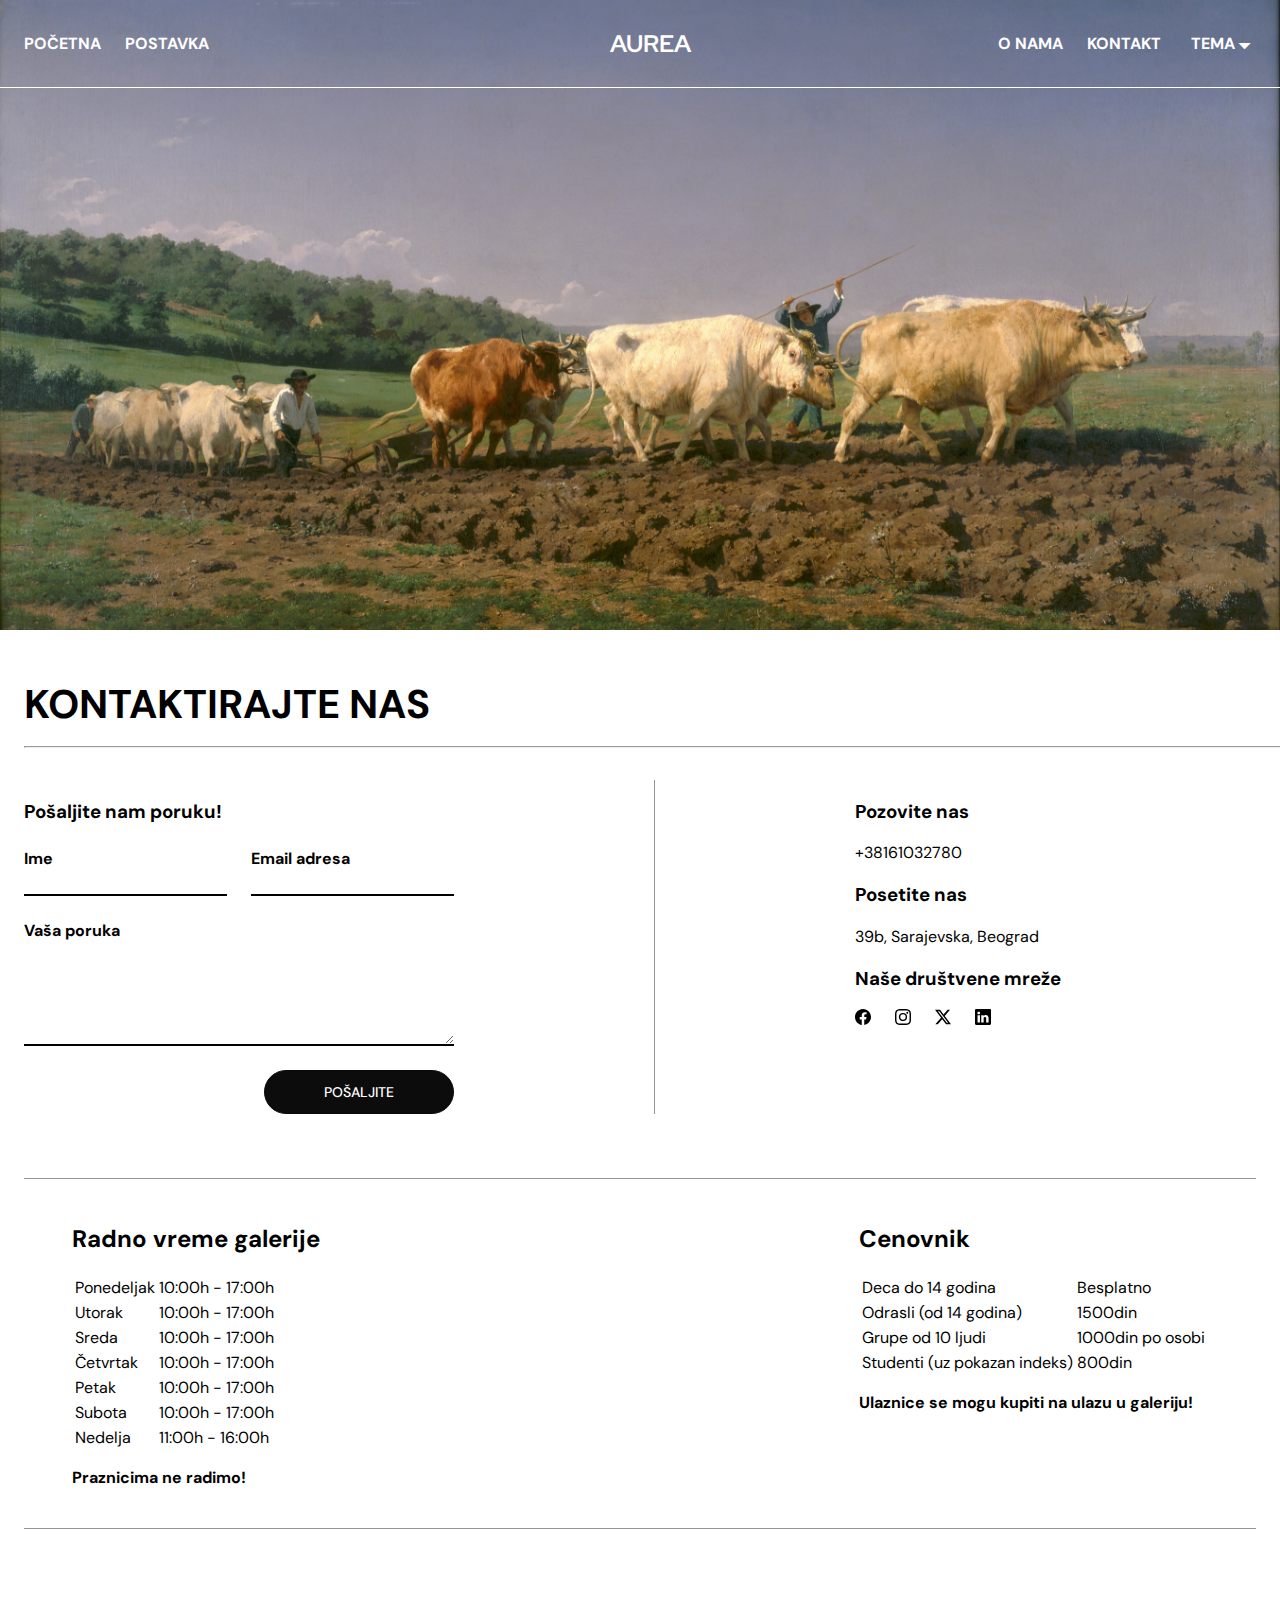
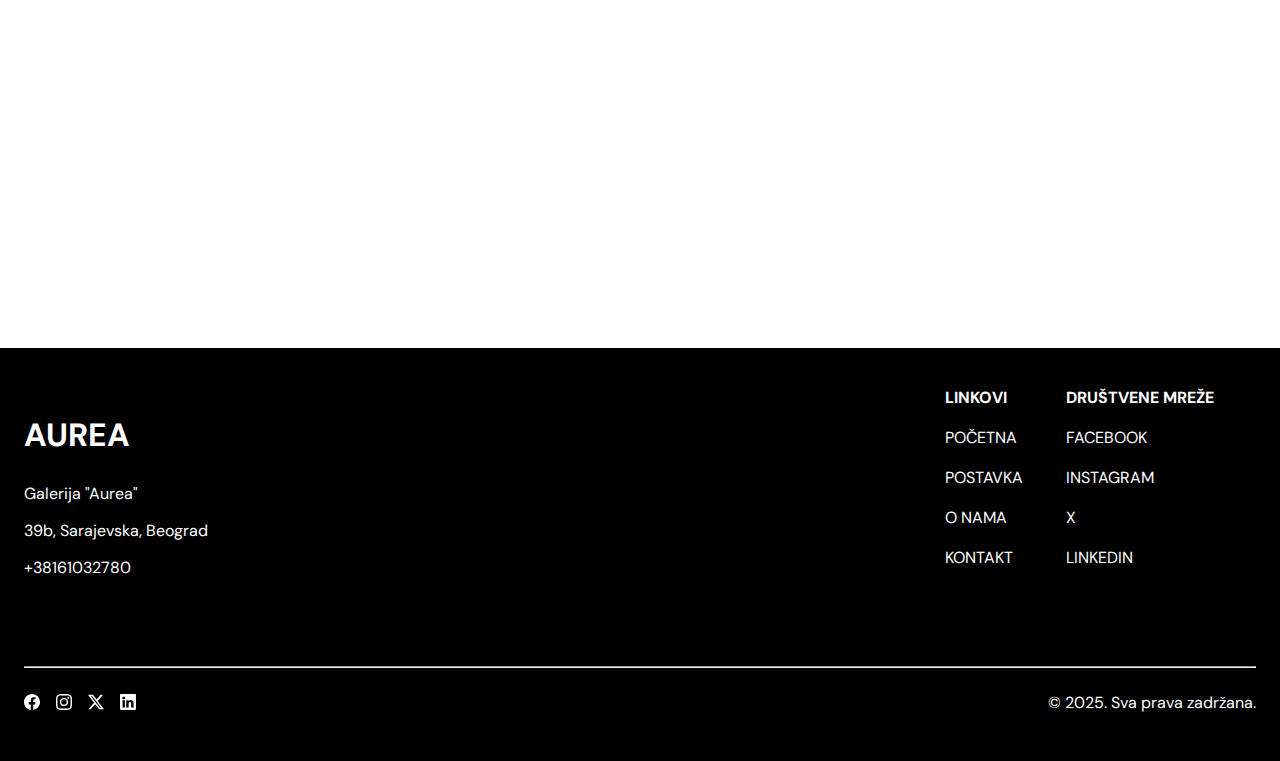
<file: kod/obavezan deo/html/kontakt.html>
<!DOCTYPE html>
<html lang="eng">
    <head>
        <meta charset="UTF-8">
        <meta name="viewport" content="width=device-width, initial-scale=1">
        <title>Aurea Galerija - Kontakt</title>
        <link rel="stylesheet" href="/kod/obavezan deo/css/kontakt.css">
        <link rel="stylesheet" href="/kod/obavezan deo/css/navigacija.css">
        <link rel="stylesheet" href="/kod/obavezan deo/css/podnozje.css">
        <link rel="stylesheet" href="/kod/obavezan deo/css/tamna-tema.css">
        <link rel="icon" type="image/x-icon" href="/ikonice/favicon.png">

        <meta name="description" content="Kontaktirajte galeriju Aurea i saznajte važne informacije o radnom vremenu, cenama ulaznica i drugo."/>
        <meta name="keywords" content="galerija, kontakt, radno vreme, ulaznice, cene, adresa, broj telefona"/>

        <meta name="author" content="Galerija Aurea"/>
        <meta name="robots" content="index,follow"/>

        <meta property="og:title" content="Kontaktirajte nas - Galerija Aurea"/>
        <meta property="og:description" content="Kontaktirajte galeriju Aurea."/>
        <meta property="og:type" content="website"/>
        <meta property="og:url" content="https://www.galerija-aurea.rs"/>
        
        <meta name="twitter:card" content="summary_large_image">
        <meta name="twitter:title" content="Kontaktirajte nas - Galerija Aurea">
        <meta name="twitter:description" content="Kontaktirajte galeriju Aurea.">
        
        <link rel="canonical" href="https://www.galerija-aurea.rs">
    </head>
    <body>
        <!-- Zaglavlje i navigacija -->
         <header>
            <nav id="navigacija"></nav>

            <section class="zaglavlje-kontejner">
                <img src="/slike/kontakt slika.jpg">
            </section>
            <div class="zaglavlje-naslov">
                <h2>KONTAKTIRAJTE NAS</h2>
                <hr>
            </div>
        </header>
        <main>
            <!--Forma i informacije-->
            <section class="kontakt-sekcija">
                <div class="kontakt-leva">
                    <h3>Pošaljite nam poruku!</h3>
                    <form id="kontakt-forma">
                        <div class="forma-gornja">
                            <div class="ime-input">
                                <label for="ime">Ime</label>
                                <input type="text" id="ime" name="ime" required>
                            </div>
                            <div class="email-input">
                                <label for="kontakt-email">Email adresa</label>
                                <input type="email" id="kontakt-email" required>
                            </div>
                            
                        </div>
                        <div class="forma-donja">
                            <label for="poruka">Vaša poruka</label>
                            <textarea id="poruka" name="poruka" rows="5" cols="50"></textarea>
                            <button type="submit" class="posaljite-poruku">POŠALJITE</button>
                        </div>

                    </form>
                </div>
                <div class="kontakt-desna">
                    <div class="pozovite-nas">
                        <h3>Pozovite nas</h3>
                        <a href="#">+38161032780</a>
                    </div>
                    <div class="posetite-nas">
                        <h3>Posetite nas</h3>
                        <p>39b, Sarajevska, Beograd</p>
                    </div>
                    <div class="drustvene-mreze">
                        <h3>Naše društvene mreže</h3>
                        <div class="drustvene-mreze-ikonice">
                            <img src="/ikonice/facebook-dark.svg" alt="Facebook" title="Facebook">
                            <img src="/ikonice/instagram-dark.svg" alt="Instagram" title="Instagram">
                            <img src="/ikonice/twitter-x-dark.svg" alt="X" title="X">
                            <img src="/ikonice/linkedin-dark.svg" alt="LinkedIn" title="LinkedIn">
                        </div>
                    </div>
                </div>
            </section>

            <!--Radno vreme i cenovnik-->
            <section class="radno-vreme-i-cenovnik">
                <div class="radno-vreme-sekcija">
                    <h2>Radno vreme galerije</h2>
                    <table>
                        <tbody>
                            <tr>
                                <td>Ponedeljak</td>
                                <td>10:00h - 17:00h</td>
                            </tr>
                            <tr>
                                <td>Utorak</td>
                                <td>10:00h - 17:00h</td>
                            </tr>
                            <tr>
                                <td>Sreda</td>
                                <td>10:00h - 17:00h</td>
                            </tr>
                            <tr>
                                <td>Četvrtak</td>
                                <td>10:00h - 17:00h</td>
                            </tr>
                            <tr>
                                <td>Petak</td>
                                <td>10:00h - 17:00h</td>
                            </tr>
                            <tr>
                                <td>Subota</td>
                                <td>10:00h - 17:00h</td>
                            </tr>
                            <tr>
                                <td>Nedelja</td>
                                <td>11:00h - 16:00h</td>
                            </tr>
                        </tbody>
                    </table>
                    <p><b>Praznicima ne radimo!</b></p>
                </div>
                <div class="cenovnik sekcija">
                    <h2>Cenovnik</h2>
                    <table>
                        <tbody>
                            <tr>
                                <td>Deca do 14 godina
                                </td>
                                <td>Besplatno</td>
                            </tr>
                            <tr>
                                <td>Odrasli (od 14 godina)</td>
                                <td>1500din</td>
                            </tr>
                            <tr>
                                <td>Grupe od 10 ljudi</td>
                                <td>1000din po osobi</td>
                            </tr>
                            <tr>
                                <td>Studenti (uz pokazan indeks)</td>
                                <td>800din</td>
                            </tr>
                        </tbody>
                    </table>
                    <p><b>Ulaznice se mogu kupiti na ulazu u galeriju!</b></p>
                </div>
            </section>

            <!--Mapa-->
            <section class="mapa">
                <iframe src="https://www.google.com/maps/embed?pb=!1m18!1m12!1m3!1d2830.915692181125!2d20.452459074816694!3d44.802906777319784!2m3!1f0!2f0!3f0!3m2!1i1024!2i768!4f13.1!3m3!1m2!1s0x475a7006e4115597%3A0x18b53e95c0421a78!2z0KHQsNGA0LDRmNC10LLRgdC60LAgMzliLCDQkdC10L7Qs9GA0LDQtCAxMTAwMA!5e0!3m2!1ssr!2srs!4v1767632390443!5m2!1ssr!2srs" width="100%" height="350" style="border:0;" allowfullscreen="" loading="lazy" referrerpolicy="no-referrer-when-downgrade"></iframe>
            </section>
        </main>

        <footer id="podnozje"></footer>
        
    </body>
    <script src="/kod/opcioni deo/kolacici.js"></script>
    <script src="/kod/obavezan deo/js/navigacija-podnozje-newsletter.js" defer></script>
</html>
</file>
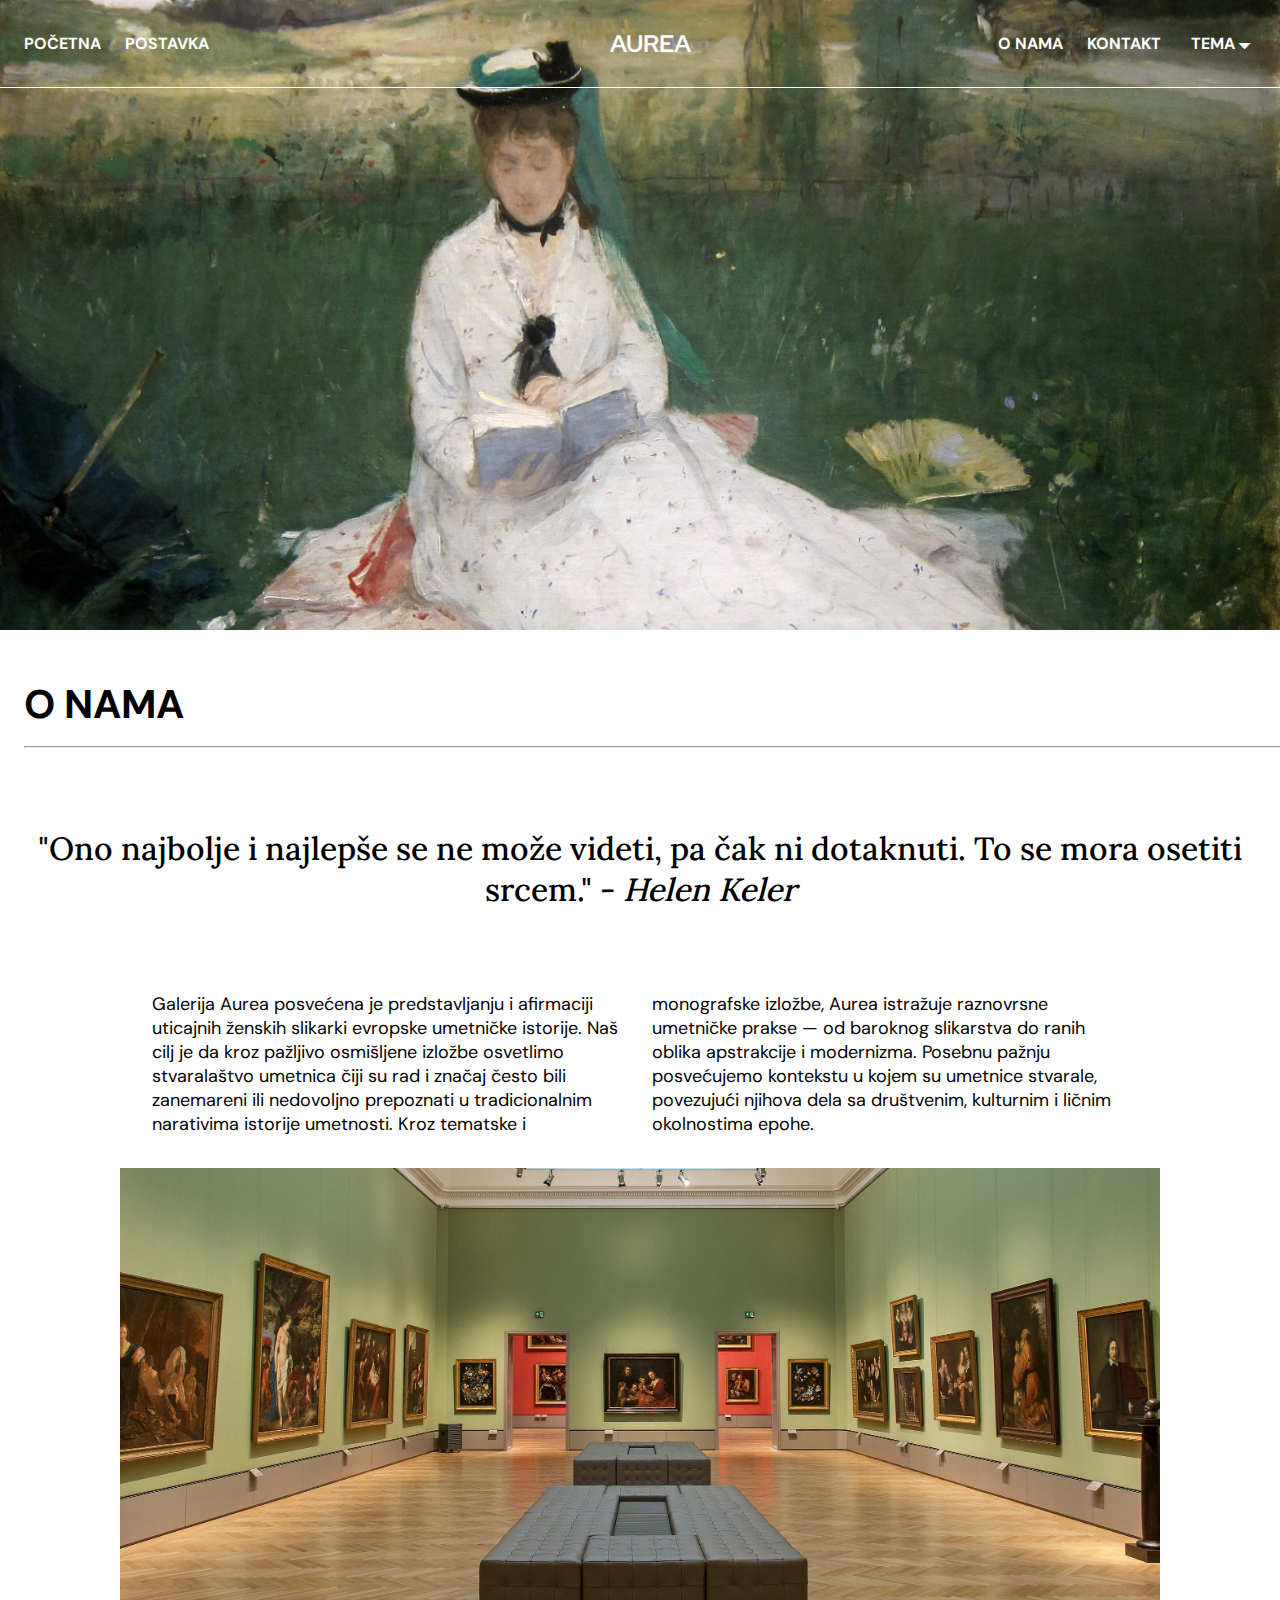
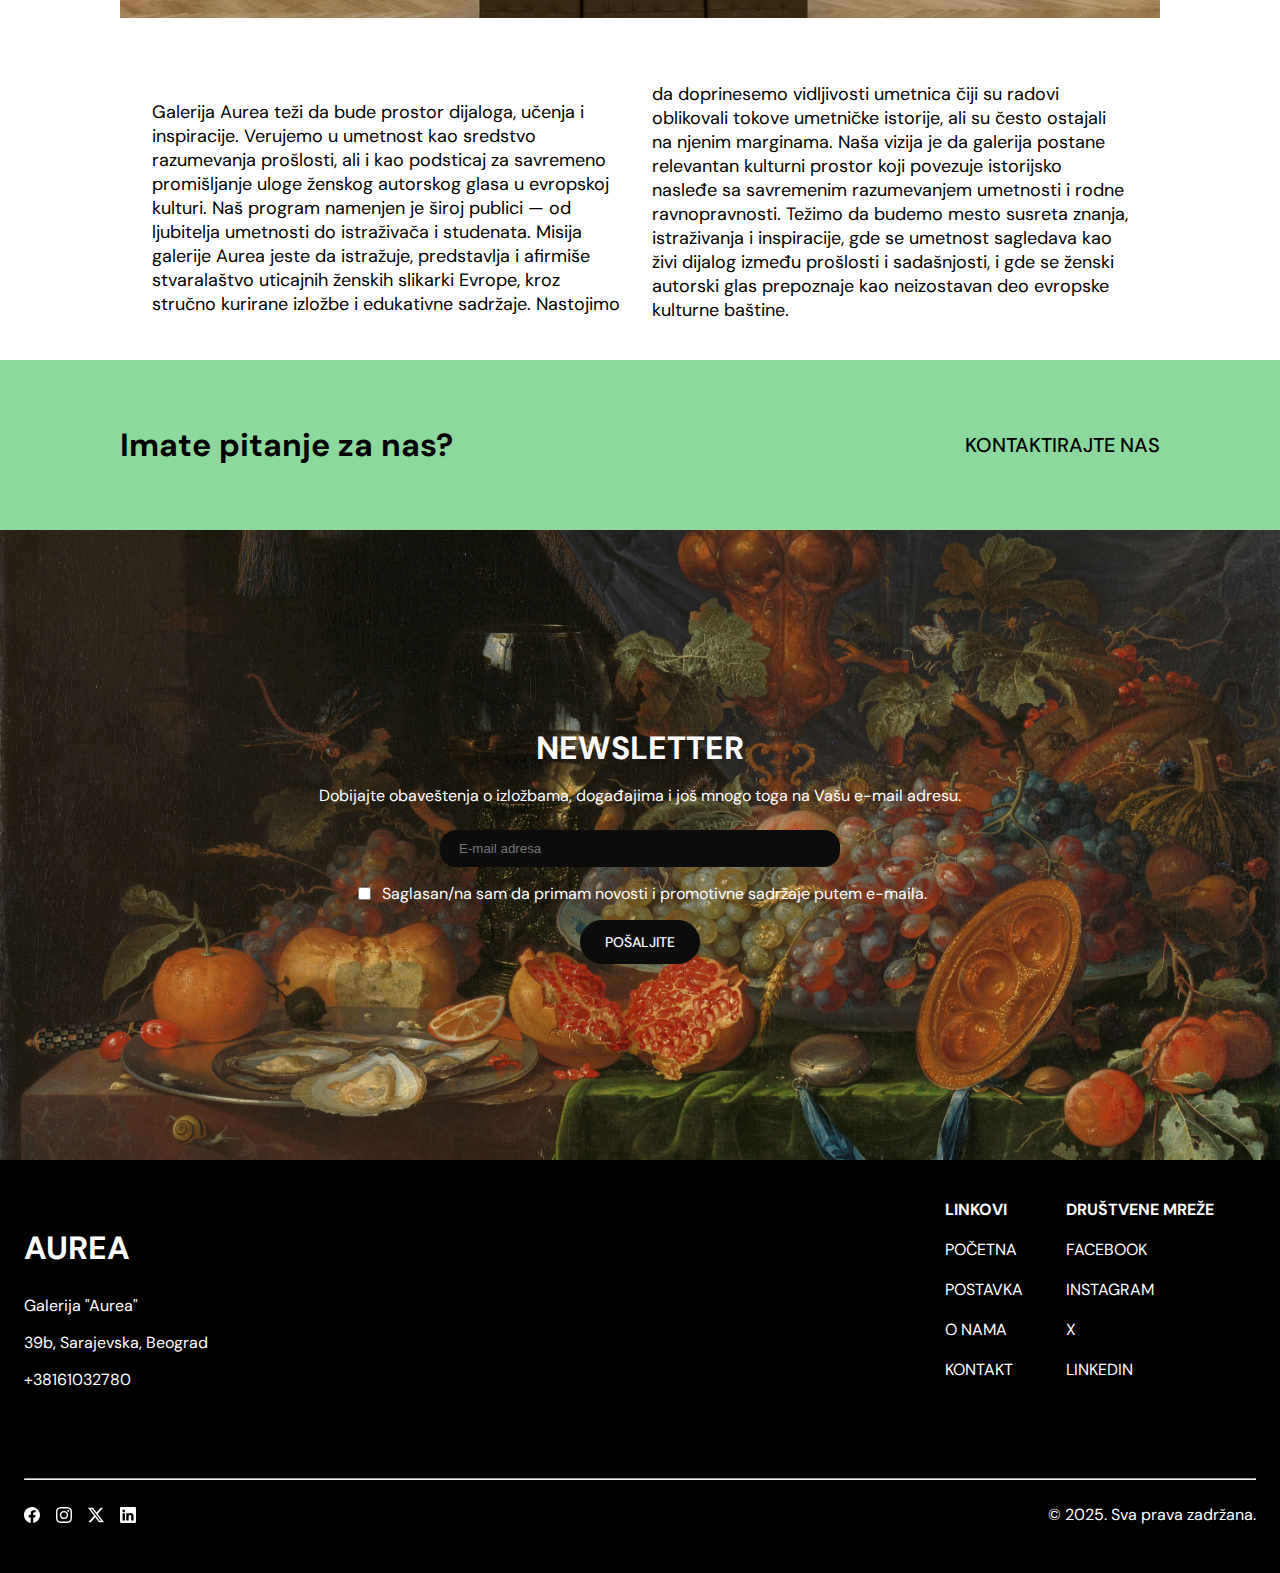
<file: kod/obavezan deo/html/o nama.html>
<!DOCTYPE html>
<html lang="eng">
    <head>
        <meta charset="UTF-8">
        <meta name="viewport" content="width=device-width, initial-scale=1">
        <title>Aurea Galerija - O Nama</title>
        <link rel="stylesheet" href="/kod/obavezan deo/css/o nama.css">
        <link rel="stylesheet" href="/kod/obavezan deo/css/navigacija.css">
        <link rel="stylesheet" href="/kod/obavezan deo/css/podnozje.css">
        <link rel="stylesheet" href="/kod/obavezan deo/css/newsletter.css">
        <link rel="stylesheet" href="/kod/obavezan deo/css/tamna-tema.css">
        <link rel="icon" type="image/x-icon" href="/ikonice/favicon.png">

        <meta name="description" content="Saznajte više o načinu rada galerije Aurea i za šta se zalaže. "/>
        <meta name="keywords" content="galerija, o nama, cilj, svrha rada, informacije"/>

        <meta name="author" content="Galerija Aurea"/>
        <meta name="robots" content="index,follow"/>

        <meta property="og:title" content="O Nama - Galerija Aurea"/>
        <meta property="og:description" content="Saznajte više o načinu rada galerije Aurea."/>
        <meta property="og:type" content="website"/>
        <meta property="og:url" content="https://www.galerija-aurea.rs"/>
        
        <meta name="twitter:card" content="summary_large_image">
        <meta name="twitter:title" content="O Nama - Galerija Aurea">
        <meta name="twitter:description" content="Saznajte više o načinu rada galerije Aurea.">
        
        <link rel="canonical" href="https://www.galerija-aurea.rs">
    </head>
    <body>
        <!-- Zaglavlje i navigacija -->
         <header>
           <nav id="navigacija"></nav>

            <section class="zaglavlje-kontejner">
                <img src="/slike/kontakt pozadina.jpg">
            </section>
            <div class="zaglavlje-naslov">
                <h2>O NAMA</h2>
                <hr>
            </div>
        </header>
        <main>
            <!--Tekst-->
            <div class="citat">
                <p>"Ono najbolje i najlepše se ne može videti, pa čak ni dotaknuti. To se mora osetiti
                    srcem." - <i>Helen Keler</i>
                </p>
            </div>
            <article class="o-nama-tekst-gornji">
                <p>Galerija Aurea posvećena je predstavljanju i afirmaciji uticajnih ženskih slikarki 
                evropske umetničke istorije. Naš cilj je da kroz pažljivo osmišljene izložbe osvetlimo 
                stvaralaštvo umetnica čiji su rad i značaj često bili zanemareni ili nedovoljno 
                prepoznati u tradicionalnim narativima istorije umetnosti.

                Kroz tematske i monografske izložbe, Aurea istražuje raznovrsne umetničke prakse — 
                od baroknog slikarstva do ranih oblika apstrakcije i modernizma. Posebnu pažnju 
                posvećujemo kontekstu u kojem su umetnice stvarale, povezujući njihova dela sa 
                društvenim, kulturnim i ličnim okolnostima epohe.

                </p>
            </article>
            <div class="o-nama-slika">
                <img src="/slike/o nama slika.jpg" alt="Slika muzeja">
            </div>

            <article class="o-nama-tekst-donji">
                <p>Galerija Aurea teži da bude prostor dijaloga, učenja i inspiracije. Verujemo u 
                umetnost kao sredstvo razumevanja prošlosti, ali i kao podsticaj za savremeno 
                promišljanje uloge ženskog autorskog glasa u evropskoj kulturi. Naš program namenjen 
                je široj publici — od ljubitelja umetnosti do istraživača i studenata.
            
                Misija galerije Aurea jeste da istražuje, predstavlja i afirmiše stvaralaštvo 
                uticajnih ženskih slikarki Evrope, kroz stručno kurirane izložbe i edukativne 
                sadržaje. Nastojimo da doprinesemo vidljivosti umetnica čiji su radovi oblikovali 
                tokove umetničke istorije, ali su često ostajali na njenim marginama.

                Naša vizija je da galerija postane relevantan kulturni prostor koji povezuje 
                istorijsko nasleđe sa savremenim razumevanjem umetnosti i rodne ravnopravnosti. 
                Težimo da budemo mesto susreta znanja, istraživanja i inspiracije, gde se umetnost 
                sagledava kao živi dijalog između prošlosti i sadašnjosti, i gde se ženski autorski 
                glas prepoznaje kao neizostavan deo evropske kulturne baštine.</p>
            </article>

            <!--Sekcija za pitanje-->
            <div class="pitanje-sekcija">
                <p>Imate pitanje za nas?</p>
                <a href="/kod/obavezan deo/html/kontakt.html">KONTAKTIRAJTE NAS</a>
            </div>


            <section id="newsletter"></section>
        </main>

        <footer id="podnozje"></footer>  
    </body>
    <script src="/kod/opcioni deo/kolacici.js"></script>
    <script src="/kod/obavezan deo/js/navigacija-podnozje-newsletter.js" defer></script>
</html>
</file>
<file: kod/obavezan deo/css/kontakt.css>
/* Dodavanje fontova */
@font-face {
    font-family: "DM Sans";
    src: url(/font/DM_Sans/static/DMSans-Regular.ttf) format("truetype");
    font-weight: 400;
}

@font-face {
    font-family: "DM Sans";
    src: url(/font/DM_Sans/static/DMSans-Bold.ttf) format("truetype");
    font-weight: 700;
}

@font-face {
    font-family: "DM Sans";
    src: url(/font/DM_Sans/static/DMSans-Medium.ttf) format("truetype");
    font-weight: 500;
}

@font-face {
    font-family: "Red Hat Display";
    src: url(/font/Red_Hat_Display/static/RedHatDisplay-Bold.ttf);
    font-weight: 700;
}

@font-face {
    font-family: "Lora";
    src: url(/font/Lora/static/Lora-Medium.ttf);
    font-weight: 500;
}

:root{
--font-boja-navigacija: white;    
--font-boja-svetla-tema: black;
--font-boja-tamna-tema: rgb(255, 255, 245);
--border-boja: black;
--dugme-hover-pozadina: black;
--dugme-hover-boja-font: white;
--posaljite-poruku-dugme-font-boja: white;
--posaljite-poruku-dugme-pozadina: rgb(12, 12, 12);
--posaljite-poruku-dugme-border: rgb(12, 12, 12);
--posaljite-poruku-dugme-hover-pozadina: black;
--kontakt-border-boja: rgba(0, 0, 0, 0.418);
--input-pozadina: white;
--input-tekst: black;
}

*{
    box-sizing: border-box;
}

body{
    padding: 0;
    margin: 0;
    overflow-x: hidden;
    font-family: "DM Sans";
}



.zaglavlje-kontejner{
    width: 100%;
    height: 70vh;
}

.zaglavlje-kontejner img{
    width: 100%;
    height: 100%;
    object-fit: cover;
    object-position: 100% 35%;
}

.zaglavlje-naslov h2{
    margin: 48px 24px 16px 24px;
    font-size: 40px;
}

.zaglavlje-naslov hr{
    margin: 0 24px;
    color: black;
    height: 1px;
}

/*Kontakt sekcija*/
.kontakt-sekcija{
    display: flex;
    flex-direction: row;
    justify-content: space-between;
    align-items: flex-start;
    margin: 32px 24px;
    
}

.kontakt-leva{
    flex: 1;
    padding-right: 200px;
    border-right: solid var(--kontakt-border-boja) 1px ;
}

.kontakt-desna{
    flex: 1;
    padding-left: 200px;
    
}

.pozovite-nas a{
    text-decoration: none;
    color: var(--font-boja-svetla-tema);
}

.drustvene-mreze-ikonice{
    display: flex;
    flex-direction: row;
    gap: 24px;
}

.drustvene-mreze-ikonice img:hover{
    cursor: pointer;
}

.forma-gornja{
    display: flex;
    flex-direction: row;
    gap: 24px;
    margin-top: 24px;
    margin-bottom: 24px;
}

.ime-input, .email-input{
    display: flex;
    flex-direction: column;
    gap: 8px;
}

.forma-donja{
    display: flex;
    flex-direction: column;
}

label{
    font-weight: 700;
}

input{
    border-top: none;
    border-left: none;
    border-right: none;
    border-bottom: solid 2px var(--border-boja);
    padding-right: 24px;
    background-color: var(--input-pozadina);
    color: var(--input-tekst);
}

input:focus{
    outline: none;
}

textarea{
    border-top: none;
    border-left: none;
    border-right: none;
    border-bottom: solid 2px var(--border-boja);
    margin-top: 24px;
    background-color: var(--input-pozadina);
    color: var(--input-tekst);
}

textarea:focus{
    outline: none;
}

.posaljite-poruku{
    font-family: "DM Sans";
    font-size: 14px;
    font-weight: 500;
    background-color: var(--posaljite-poruku-dugme-pozadina);
    color: var(--posaljite-poruku-dugme-font-boja);
    padding: 12px 24px;
    border-radius: 32px;
    border: solid var(--posaljite-poruku-dugme-border) 1px;
    cursor: pointer;
    margin-top: 24px;
    margin-left: 240px;
}

.posaljite-poruku:hover{
    background-color: var(--posaljite-poruku-dugme-hover-pozadina);
}

.radno-vreme-i-cenovnik{
    display: flex;
    flex-direction: row;
    justify-content: space-between;
    border-top: solid 1px var(--kontakt-border-boja);
    border-bottom: solid 1px var(--kontakt-border-boja);
    margin: 64px 24px 32px 24px;
    padding: 24px 48px;
}

.mapa{
    margin: 32px 24px;
}

iframe{
    filter: grayscale(100%);
}

@media only screen and (max-width: 600px) {
    .kontakt-sekcija {flex-direction: column-reverse;}
    .kontakt-desna {padding: 24px;
    margin-bottom: 48px;}
    .kontakt-leva {padding-right: 32px;
    border-right: none;}
    .radno-vreme-i-cenovnik {flex-direction: column;}

    
    
    
    
}

@media only screen and (min-width: 600px) and (max-width: 991px) {
    .kontakt-sekcija {flex-direction: column-reverse;}
    .kontakt-desna {padding: 24px;
    margin-bottom: 48px;}
    .kontakt-leva {padding-right: 32px;
    border-right: none;}
    .radno-vreme-i-cenovnik {flex-direction: column;}
    
}

@media only screen and (min-width: 991px) and (max-width: 1199px) {
    .kontakt-leva {padding-right: 60px;}
    .kontakt-desna {padding: 24px 60px;}
}
</file>
<file: kod/obavezan deo/css/navigacija.css>
/* Navigacija */
:root{
    --font-boja-navigacija: white; 
    --font-boja-svetla-tema: black;
}

.zakljucaj-skrol{
    overflow: hidden;
}

nav{
    position: absolute;
    z-index: 100;
    width: 100%;
    display: flex;
    flex: row;
    justify-content: space-between;
    align-items: center;
    padding: 8px 24px;
    color: var(--font-boja-navigacija);
    border-bottom: 1px solid var(--font-boja-navigacija);
}

.navigacija-leva{
    display: flex;
    flex-direction: row;
    gap: 24px;
    align-items: center;
}

.prazan-div{
    width: 70px;
}

.hamburger-meni{
    height: 50px;
    width: 50px;
    position: relative;
    margin-left: 24px;
    cursor: pointer;
}

.hamburger-meni span{
    height: 5px;
    width: 100%;
    background-color: var(--font-boja-navigacija);
    border-radius: 25px;
    position: absolute;
    top: 50%;
    left: 50%;
    transform: translate(-50%, -50%);
    transition: .3s ease;
}

.hamburger-meni span:nth-child(1){
    top: 25%;
}

.hamburger-meni span:nth-child(3){
    top: 75%;
}

.hamburger-meni.aktivan span:nth-child(1){
    top: 50%;
    transform: translate(-50%, -50%) rotate(45deg);
}

.hamburger-meni.aktivan span:nth-child(2){
    opacity: 0;
}

.hamburger-meni.aktivan span:nth-child(3){
    top: 50%;
    transform: translate(-50%, -50%) rotate(-45deg);
}


.hamburger-meni-sadrzaj{
    background-color: rgba(0, 0, 0, 0.279);
    backdrop-filter: blur(1px);
    height: 100vh;
    width: 100%;
    max-width: 250px;
    position: fixed;
    top: 88px;
    left: -450px;
    padding-top: 32px;
    transition: .3s ease;
    overflow-y: auto;
}

.hamburger-meni-sadrzaj.aktivan{
    left: 0;
}

.hamburger-meni-sadrzaj a{
    text-decoration: none;
    color: var(--font-boja-navigacija);
    font-weight: 700;
}

.hamburger-meni-sadrzaj a:hover{
    text-decoration: underline;
}

.hamburger-meni-sadrzaj ul{
    list-style: none;
    
}

.hamburger-meni-sadrzaj li{
    padding-bottom: 32px;
}

.hamburger-meni-sadrzaj .svetla-tema{
    margin-left: 32px;
}

.hamburger-meni-sadrzaj .tamna-tema{
    margin-left: 32px;
}

.navigacija-desna{
    display: flex;
    flex-direction: row;
    gap: 24px;
    align-items: center;
}

.navigacija-desna .svetla-tema, .tamna-tema{
    margin-left: 0px;
}



.temaDugme{
    background-color: transparent;
    border: none;
    font-family: "DM Sans";
    font-weight: 700;
    font-size: 16px;
    color: var(--font-boja-navigacija);
    cursor: pointer;
}

.padajuci-meni{
    position: relative;
}

.padajuci-meni-sadrzaj{
    position: absolute;
    top: 100%;
    right: -20px;
    display: flex;
    flex-direction: column;
    justify-content: center;
    align-items: center;
    background-color: transparent;
    border: solid var(--font-boja-navigacija) 1px;
    border-image: linear-gradient(to top, var(--font-boja-navigacija) 75%, transparent 75%);
    border-image-slice: 1;
    border-top: none;
    padding: 32px 16px 8px 16px;
    display: none;
}

.svetla-tema, .tamna-tema{
    display: flex;
    flex-direction: row;
    gap: 8px;
    cursor: pointer;
}

.svetla, .tamna{
    background-color: transparent;
    color: var(--font-boja-navigacija);
    border: none;
    font-family: "DM Sans";
    font-weight: 400;
    font-size: 16px;
    padding: 16px 8px;
    cursor: pointer;
}

.navigacija-link{
    font-family: "DM Sans";
    font-weight: 700;
    font-size: 16px;
    text-decoration: none;
    color: var(--font-boja-navigacija);
    
}

.navigacija-sredina h2{
    font-family: "Red Hat Display";
    font-weight: 700;
    font-size: 24px;
    cursor: pointer;
}

.navigacija-link:hover,
.temaDugme:hover{
    color: rgb(241, 232, 220);
    text-shadow:
        0 0 20px #ffffffa1, 
        0 0 50px #ffffffa1,
        0 0 0px #ffffffa1;
}



.padajuci-meni:hover .padajuci-meni-sadrzaj {display: flex;}

@media only screen and (max-width: 600px) {
    .hamburger-meni {display: block;}
    .navigacija-link {display: none;}
    .temaDugme {display: none;}
    
}

@media only screen and (min-width: 600px) {
    .hamburger-meni {display: block;}
    .navigacija-link {display: none;}
    .temaDugme {display: none;}
    
}

@media only screen and (min-width: 768px) {
    .hamburger-meni {display: none;}
    .navigacija-link {display: block;}
    .temaDugme {display: block;}

}
</file>
<file: kod/obavezan deo/css/podnozje.css>
/*Podnozje*/

.podnozje-kontejner{
    background-color: black;
    color: white;
    padding: 32px 24px;
}

.podnozje-kontejner p{
    font-weight: 400;
}

.podnozje-glavno{
    display: flex;
    flex-direction: row;
    justify-content: space-between;
    align-items: center;
    margin-top: 0;
    margin-bottom: 80px;
    
}

.podnozje-leva h2{
    font-size: 32px;
}

.podnozje-leva a{
    text-decoration: none;
    color: white;
    font-family: "DM Sans";
    font-weight: 400;
}

.podnozje-desna td{
    padding-right: 40px;
    padding-bottom: 16px;

}

.podnozje-desna thead{
    font-weight: 700;
    
}

.podnozje-desna a{
    text-decoration: none;
    color: white;
}

.podnozje-desna a:hover{
    text-decoration: underline;
}

hr{
    width: 100%;
    height: 0.5px;
    color: rgba(255, 255, 255, 0.272);
}

.podnozje-donje{
    display: flex;
    flex-direction: row;
    justify-content: space-between;
    align-items: center;
}

.podnozje-donje-levo{
    display: flex;
    flex-direction: row;
    gap: 16px;
    height: 16px;
   
    
}

.podnozje-donje-levo img{
    cursor: pointer;
}
</file>
<file: kod/obavezan deo/css/tamna-tema.css>
:root{
    --font-boja-tamna-tema: rgb(255, 255, 245);
}

.promeni-temu{
    background-color: rgb(11, 11, 11);
    color: var(--font-boja-tamna-tema);
    --font-boja-navigacija: var(--font-boja-svetla-tema);
    --font-boja-svetla-tema: var(--font-boja-tamna-tema);
    --font-boja-dobrodosli: black;
    --font-boja-pogledaj-sve: var(--font-boja-tamna-tema);
    --border-boja:var(--font-boja-tamna-tema);
    --dugme-hover-pozadina: white;
    --dugme-hover-boja-font: black;
    --o-nama-pitanje-pozadina: rgb(11, 32, 14);
    --posaljite-poruku-dugme-border: var(--font-boja-tamna-tema);
    --posaljite-poruku-dugme-pozadina: var(--font-boja-tamna-tema);
    --posaljite-poruku-dugme-font-boja: black;
    --posaljite-poruku-dugme-hover-pozadina: rgb(222, 222, 222);
    --kontakt-border-boja: rgba(255, 255, 255, 0.546);
    --input-pozadina: rgb(11, 11, 11);
    --input-teks: var(--font-boja-tamna-tema);
    --font-boja-umetnica: rgba(255, 255, 255, 0.55);
    

}

.promeni-temu .drustvene-mreze-ikonice img{
    filter: invert(1);
}

body, p, h2, button {
    transition: 0.2s ease;
}
</file>
<file: kod/obavezan deo/css/o nama.css>
/* Dodavanje fontova */
@font-face {
    font-family: "DM Sans";
    src: url(/font/DM_Sans/static/DMSans-Regular.ttf) format("truetype");
    font-weight: 400;
}

@font-face {
    font-family: "DM Sans";
    src: url(/font/DM_Sans/static/DMSans-Bold.ttf) format("truetype");
    font-weight: 700;
}

@font-face {
    font-family: "DM Sans";
    src: url(/font/DM_Sans/static/DMSans-Medium.ttf) format("truetype");
    font-weight: 500;
}

@font-face {
    font-family: "Red Hat Display";
    src: url(/font/Red_Hat_Display/static/RedHatDisplay-Bold.ttf);
    font-weight: 700;
}

@font-face {
    font-family: "Lora";
    src: url(/font/Lora/static/Lora-Medium.ttf);
    font-weight: 500;
}

:root{
--font-boja-navigacija: white;    
--font-boja-svetla-tema: black;
--o-nama-pitanje-pozadina: rgb(141, 216, 157);
}

*{
    box-sizing: border-box;
}

body{
    padding: 0;
    margin: 0;
    overflow-x: hidden;
    font-family: "DM Sans";
}



.zaglavlje-kontejner{
    width: 100%;
    height: 70vh;
}

.zaglavlje-kontejner img{
    width: 100%;
    height: 100%;
    object-fit: cover;
    object-position: 100% 35%;
}

.zaglavlje-naslov h2{
    margin: 48px 24px 16px 24px;
    font-size: 40px;
}

.zaglavlje-naslov hr{
    margin: 0 24px;
    color: black;
    height: 1px;
}


/*Tekst*/

.citat p{
    font-family: 'Lora';
    font-size: 32px;
    text-align: center;
    margin: 80px 32px 0px 32px;
    
}

.o-nama-tekst-gornji, .o-nama-tekst-donji{
    padding: 32px 32px 0px 32px;
    margin: 32px 120px;
    
    
}

.o-nama-tekst-gornji p{
    font-size: 18px;
    column-count: 2;
    column-gap: 24px;
}

.o-nama-slika{
    height: 50vh;
    margin: 24px 120px;
}

.o-nama-slika img{
    width: 100%;
    height: 100%;
    object-fit: cover;
}

.o-nama-tekst-donji{
    font-size: 18px;
    column-count: 2;
    column-gap: 24px;
    
}

.pitanje-sekcija{
    background-color: var(--o-nama-pitanje-pozadina);
    display: flex;
    flex-direction: row;
    justify-content: space-between;
    align-items: center;
    padding: 32px 120px;
    margin-bottom: 0;
}

.pitanje-sekcija p{
    font-size: 32px;
    font-weight: 700;
}

.pitanje-sekcija a{
    font-size: 20px;
    font-weight: 500;
    color: var(--font-boja-svetla-tema);
    text-decoration: none;
}

.pitanje-sekcija a:hover{
    text-decoration: underline;
}

@media only screen and (max-width: 600px) {
    .citat p {font-size: 24px;}
    .o-nama-tekst-gornji p {font-size: 12px;
        columns: 1;
        column-gap: 12px;
        text-align: center;
    }
    .o-nama-tekst-gornji, .o-nama-tekst-donji {padding: 12px;
    margin: 12px;}
    .o-nama-tekst-donji p {columns: 1;
    font-size: 12px;}
    .o-nama-slika {margin: 24px 60px;}
    .pitanje-sekcija {padding: 12px 32px;}
    .pitanje-sekcija p { font-size: 18px;}
    .pitanje-sekcija a {font-size: 12px;}

    
    
    
    
}

@media only screen and (min-width: 600px) and (max-width: 991px) {
    .o-nama-tekst-gornji, .o-nama-tekst-donji { padding: 12px;
    margin: 12px;}
    .o-nama-slika {margin: 24px 60px;}
    .pitanje-sekcija {padding: 12px 32px;}
    .pitanje-sekcija p { font-size: 20px;}
    .pitanje-sekcija a {font-size: 16px;}
    
}
</file>
<file: kod/obavezan deo/css/newsletter.css>
/*Newsletter*/
.newsletter{
    margin-top: 0;
    height: 70vh;
    background-image: url(/slike/newsletter\ slika.jpeg);
    background-size: cover;
    background-position-y: 50%; 
    color: white;
    display: flex;
    flex-direction: column;
    justify-content: center;
    align-items: center;
}

.newsletter h2{
    font-size: 32px;
    padding: 0;
    margin: 0;
}

.newsletter p{
    font-weight: 400;
}

form{
    display: flex;
    flex-direction: column;
    align-items: center;
    justify-content: center;
}

#email{
    width: 400px;
    padding: 8px 16px;
    background-color: rgb(12, 12, 12);
    border: solid rgb(12, 12, 12);
    border-radius: 16px;
    margin-top: 8px;
    
}

#email:focus{
    border-color: rgb(12, 12, 12);
    color: white;
    background-color: rgb(12, 12, 12);
    outline: none;
}

#email:-webkit-autofill,
#email:-webkit-autofill:hover,
#email:-webkit-autofill:focus,
#email:-webkit-autofill:active{
    -webkit-box-shadow: 0 0 0 1000px rgb(12,12,12) inset !important;
    -webkit-text-fill-color: white !important;
    caret-color: white;
}

.checkbox{
    display: flex;
    flex-direction: row;
    gap: 8px;
}

.posaljite{
    font-family: "DM Sans";
    font-size: 14px;
    font-weight: 500;
    background-color: rgb(12, 12, 12);
    color: white;
    padding: 12px 24px;
    border-radius: 32px;
    border: solid rgb(12, 12, 12) 1px;
    cursor: pointer;
}

.posaljite:hover{
    background-color: black;
}

@media only screen and (max-width: 600px) {
    .newsletter p {font-size: 12px;
    padding: 0 8px;
    text-align: center;}
    .checkbox {gap: 4px;}
    
    
    
}

@media only screen and (min-width: 600px) and (max-width: 991px) {
    
    .newsletter p {font-size: 16px;
    text-align: center;}
    .checkbox {gap: 4px;}
}
</file>
